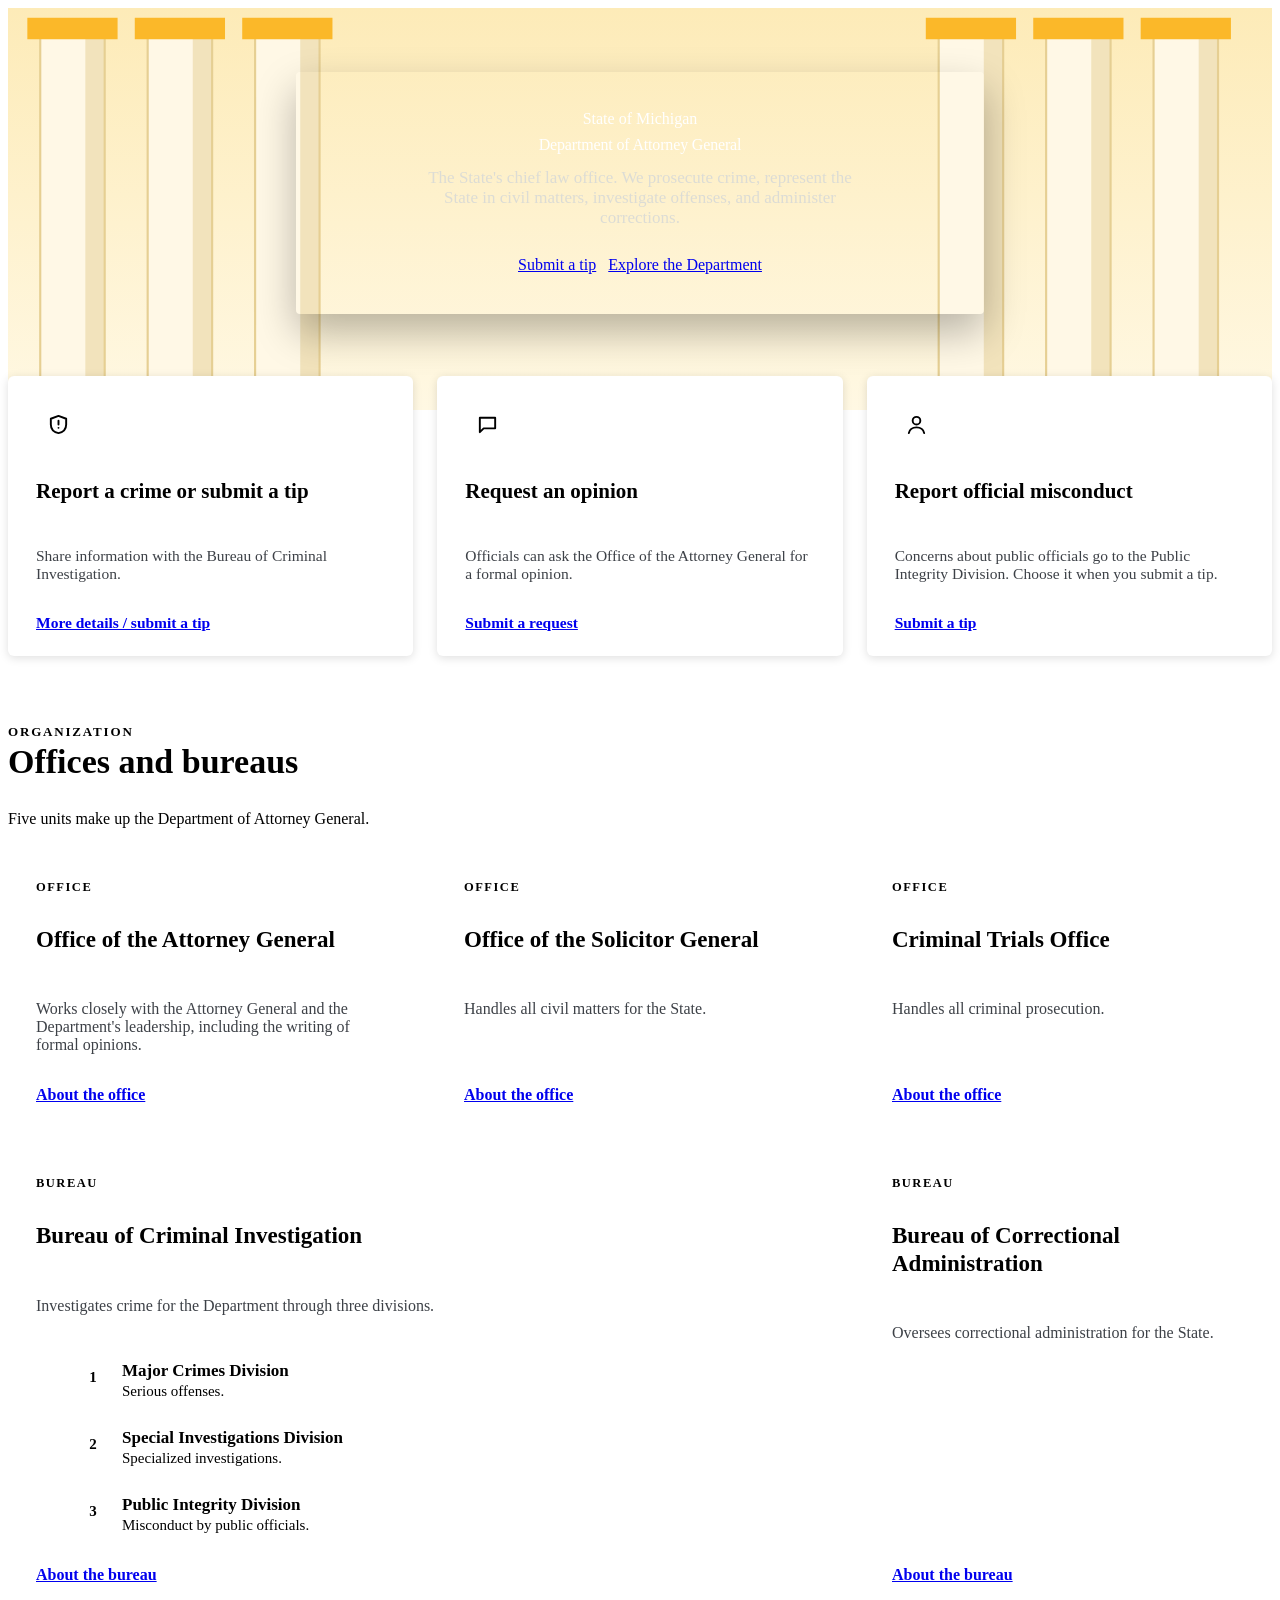
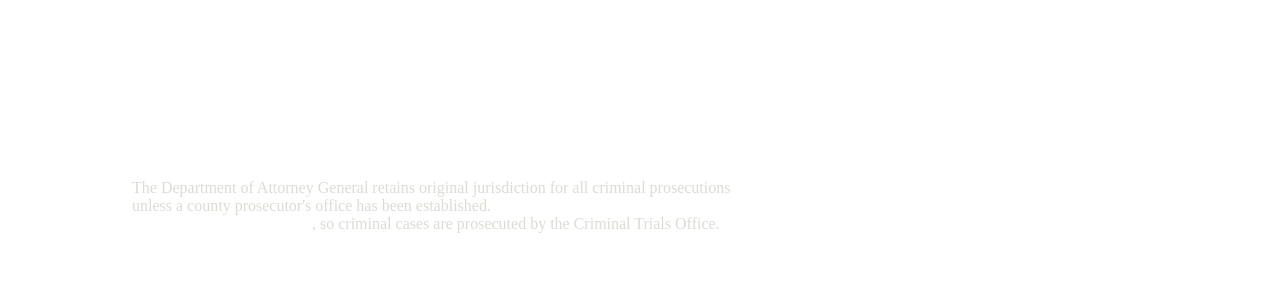
<file: index.html>
<!DOCTYPE html>
<html lang="en">
<head>
<meta charset="UTF-8">
<meta name="viewport" content="width=device-width, initial-scale=1.0">
<title>Department of Attorney General | State of Michigan</title>
<link rel="icon" type="image/png" href="https://migovt.org/ag/images/favicon.png">
<link href="https://fonts.googleapis.com/css2?family=Public+Sans:wght@400;500;600;700;800&family=Source+Serif+4:wght@600;700&display=swap" rel="stylesheet">
<link rel="stylesheet" href="https://migovt.org/ag/shared.css">
<style>
/* Home page only */
.hero{background:var(--char);color:#fff;border-bottom:5px solid var(--gold);position:relative;overflow:hidden}
.hero::before{content:"";position:absolute;right:-140px;top:-160px;width:560px;height:560px;border-radius:50%;border:80px solid rgba(251,184,41,.07)}
.hero-in{position:relative;padding:64px 0 70px;max-width:820px}
.hero h1{font-family:var(--head);font-size:52px;line-height:1.08;margin:10px 0 16px;letter-spacing:-.01em}
.hero p{color:#d9d9d2;font-size:19px;max-width:640px}
.hero-actions{display:flex;gap:12px;flex-wrap:wrap;margin-top:28px}
.cards{display:grid;grid-template-columns:repeat(3,1fr);gap:24px;margin-top:-34px;position:relative}
.hc{background:#fff;border-radius:6px;box-shadow:0 2px 10px rgba(0,0,0,.13);padding:26px 28px 24px;display:flex;flex-direction:column;gap:6px}
.hc .ic{width:44px;height:44px;border-radius:50%;background:var(--gold);color:var(--black);display:flex;align-items:center;justify-content:center;margin-bottom:6px}
.hc .ic svg{width:23px;height:23px}
.hc h3{font-family:var(--head);font-size:21px;color:var(--navy);line-height:1.2}
.hc p{font-size:15.5px;color:#3d4147}
.hc a{margin-top:auto;padding-top:10px;font-weight:700;font-size:15.5px}
section.blk{padding:68px 0 0}
.kicker{font-size:13px;font-weight:700;letter-spacing:.14em;text-transform:uppercase;color:var(--gold-d)}
.sec-h{margin-bottom:26px;max-width:720px}
.sec-h h2{font-family:var(--head);font-size:34px;color:var(--navy);line-height:1.15;margin-top:2px}
.sec-h p{color:var(--muted);margin-top:8px}
.org{display:grid;grid-template-columns:repeat(3,1fr);gap:20px}
.unit{background:#fff;border:1px solid var(--line);border-top:5px solid var(--navy);border-radius:4px;padding:26px 28px;display:flex;flex-direction:column;gap:8px}
.unit .tg{font-size:12.5px;font-weight:700;letter-spacing:.12em;text-transform:uppercase;color:var(--muted)}
.unit h3{font-family:var(--head);font-size:23px;color:var(--navy);line-height:1.2}
.unit p{font-size:16px;color:#3d4147}
.unit .more{margin-top:auto;padding-top:8px;font-weight:700}
.unit.wide{grid-column:span 2;border-top-color:var(--gold)}
.divs{list-style:none;margin-top:8px;border-top:1px solid var(--line)}
.divs li{display:grid;grid-template-columns:34px 1fr;gap:2px 12px;padding:14px 0;border-bottom:1px solid var(--line)}
.divs li:last-child{border-bottom:0;padding-bottom:0}
.divs .n{grid-row:span 2;width:34px;height:34px;border-radius:50%;background:var(--navy);color:var(--gold);font-weight:700;display:flex;align-items:center;justify-content:center;font-size:15px}
.divs b{font-size:17px;color:var(--ink)}
.divs span{font-size:15px;color:var(--muted)}
.callout{display:grid;grid-template-columns:auto 1fr;gap:26px;align-items:center;background:var(--char);color:#fff;border-radius:6px;border-left:8px solid var(--gold);padding:34px 38px}
.callout .ic{width:60px;height:60px;color:var(--gold)}
.callout h2{font-family:var(--head);font-size:26px;margin-bottom:6px}
.callout p{color:#dcdcd5;max-width:78ch}
.callout p strong{color:#fff}
@media(max-width:1020px){
  .cards,.org{grid-template-columns:1fr 1fr}
  .unit.wide{grid-column:span 2}
}
@media(max-width:640px){
  .hero h1{font-size:36px}
  .hero p{font-size:17px}
  .hero-in{padding:44px 0 60px}
  .unit.wide{grid-column:auto}
  .callout{grid-template-columns:1fr;padding:28px 24px}
  .sec-h h2{font-size:28px}
}
.hero.fh{background:linear-gradient(180deg,#fdebb8,#fff8e3);color:var(--ink);border-bottom:5px solid var(--gold)}
.hero.fh:before{display:none}
.fh .cols{position:absolute;top:0;bottom:0;width:34%;height:100%}
.fh .cols.l{left:0}
.fh .cols.r{right:0}
.fh-in{position:relative;padding:64px 0 96px;display:flex;justify-content:center}
.plaque{background:var(--char);color:#fff;text-align:center;padding:38px 44px 40px;border:3px solid var(--gold);border-radius:4px;width:min(600px,100%);box-shadow:0 18px 40px rgba(0,0,0,.28)}
.plaque h1{font:700 44px/1.08 var(--head);margin:8px 0 14px;letter-spacing:-.01em}
.plaque p{color:#dcdcd5;font-size:17px;margin:0 auto;max-width:460px}
.plaque .hero-actions{justify-content:center}
@media(max-width:900px){
  .fh .cols{opacity:.45}
  .plaque{padding:30px 24px 32px}
  .plaque h1{font-size:34px}
}
</style>
</head>
<body>
<script src="https://migovt.org/ag/partials.js" data-part="header"></script>

<section class="hero fh">
  <svg class="cols l" viewBox="0 0 400 400" preserveAspectRatio="xMinYMid slice" aria-hidden="true"><rect x="30" y="40" width="60" height="320" fill="#fff8e6" stroke="#e6cf93" stroke-width="2"/><rect x="72" y="40" width="18" height="320" fill="#e6cf93" opacity=".5"/><rect x="18" y="22" width="84" height="20" fill="#fbb829"/><rect x="18" y="358" width="84" height="16" fill="#e6bf52"/><rect x="130" y="40" width="60" height="320" fill="#fff8e6" stroke="#e6cf93" stroke-width="2"/><rect x="172" y="40" width="18" height="320" fill="#e6cf93" opacity=".5"/><rect x="118" y="22" width="84" height="20" fill="#fbb829"/><rect x="118" y="358" width="84" height="16" fill="#e6bf52"/><rect x="230" y="40" width="60" height="320" fill="#fff8e6" stroke="#e6cf93" stroke-width="2"/><rect x="272" y="40" width="18" height="320" fill="#e6cf93" opacity=".5"/><rect x="218" y="22" width="84" height="20" fill="#fbb829"/><rect x="218" y="358" width="84" height="16" fill="#e6bf52"/></svg><svg class="cols r" viewBox="0 0 400 400" preserveAspectRatio="xMaxYMid slice" aria-hidden="true"><rect x="90" y="40" width="60" height="320" fill="#fff8e6" stroke="#e6cf93" stroke-width="2"/><rect x="132" y="40" width="18" height="320" fill="#e6cf93" opacity=".5"/><rect x="78" y="22" width="84" height="20" fill="#fbb829"/><rect x="78" y="358" width="84" height="16" fill="#e6bf52"/><rect x="190" y="40" width="60" height="320" fill="#fff8e6" stroke="#e6cf93" stroke-width="2"/><rect x="232" y="40" width="18" height="320" fill="#e6cf93" opacity=".5"/><rect x="178" y="22" width="84" height="20" fill="#fbb829"/><rect x="178" y="358" width="84" height="16" fill="#e6bf52"/><rect x="290" y="40" width="60" height="320" fill="#fff8e6" stroke="#e6cf93" stroke-width="2"/><rect x="332" y="40" width="18" height="320" fill="#e6cf93" opacity=".5"/><rect x="278" y="22" width="84" height="20" fill="#fbb829"/><rect x="278" y="358" width="84" height="16" fill="#e6bf52"/></svg>
  <div class="wrap">
    <div class="fh-in">
      <div class="plaque">
        <div class="eyebrow">State of Michigan</div>
        <h1>Department of Attorney General</h1>
        <p>The State's chief law office. We prosecute crime, represent the State in civil matters, investigate offenses, and administer corrections.</p>
        <div class="hero-actions"><a class="btn" href="https://migovt.org/ag/tips/">Submit a tip</a><a class="btn ghost" href="https://migovt.org/ag/#offices">Explore the Department</a></div>
      </div>
    </div>
  </div>
</section>

<main>
<div class="wrap">

  <div class="cards">
    <div class="hc"><span class="ic"><svg viewBox="0 0 24 24" fill="none" stroke="currentColor" stroke-width="2" stroke-linecap="round" stroke-linejoin="round"><path d="M12 3 4 6v6c0 5 3.4 8 8 9 4.6-1 8-4 8-9V6z"/><path d="M12 8v4M12 15.5v.01"/></svg></span>
      <h3>Report a crime or submit a tip</h3><p>Share information with the Bureau of Criminal Investigation.</p><a href="https://migovt.org/ag/tips/">More details / submit a tip</a></div>
    <div class="hc"><span class="ic"><svg viewBox="0 0 24 24" fill="none" stroke="currentColor" stroke-width="2" stroke-linecap="round" stroke-linejoin="round"><path d="M4 5h16v11H8l-4 4z"/></svg></span>
      <h3>Request an opinion</h3><p>Officials can ask the Office of the Attorney General for a formal opinion.</p><a href="https://migovt.org/ag/legal/opinions/">Submit a request</a></div>
    <div class="hc"><span class="ic"><svg viewBox="0 0 24 24" fill="none" stroke="currentColor" stroke-width="2" stroke-linecap="round" stroke-linejoin="round"><circle cx="12" cy="8" r="4"/><path d="M4 21c.8-4 4-6 8-6s7.2 2 8 6"/></svg></span>
      <h3>Report official misconduct</h3><p>Concerns about public officials go to the Public Integrity Division. Choose it when you submit a tip.</p><a href="https://migovt.org/ag/tips/">Submit a tip</a></div>
  </div>

  <section class="blk" id="offices">
    <div class="sec-h"><div class="kicker">Organization</div><h2>Offices and bureaus</h2>
      <p>Five units make up the Department of Attorney General.</p></div>
    <div class="org">
      <div class="unit"><span class="tg">Office</span><h3>Office of the Attorney General</h3>
        <p>Works closely with the Attorney General and the Department's leadership, including the writing of formal opinions.</p>
        <a class="more" href="https://migovt.org/ag/about/">About the office</a></div>
      <div class="unit"><span class="tg">Office</span><h3>Office of the Solicitor General</h3>
        <p>Handles all civil matters for the State.</p>
        <a class="more" href="https://migovt.org/ag/legal/litigation/">About the office</a></div>
      <div class="unit"><span class="tg">Office</span><h3>Criminal Trials Office</h3>
        <p>Handles all criminal prosecution.</p>
        <a class="more" href="https://migovt.org/ag/criminal/">About the office</a></div>
      <div class="unit wide"><span class="tg">Bureau</span><h3>Bureau of Criminal Investigation</h3>
        <p>Investigates crime for the Department through three divisions.</p>
        <ul class="divs">
          <li><span class="n">1</span><b>Major Crimes Division</b><span>Serious offenses.</span></li>
          <li><span class="n">2</span><b>Special Investigations Division</b><span>Specialized investigations.</span></li>
          <li><span class="n">3</span><b>Public Integrity Division</b><span>Misconduct by public officials.</span></li>
        </ul>
        <a class="more" href="https://migovt.org/ag/criminal/investigations/">About the bureau</a></div>
      <div class="unit"><span class="tg">Bureau</span><h3>Bureau of Correctional Administration</h3>
        <p>Oversees correctional administration for the State.</p>
        <a class="more" href="https://migovt.org/ag/corrections/">About the bureau</a></div>
    </div>
  </section>

  <section class="blk">
    <div class="callout">
      <svg class="ic" viewBox="0 0 24 24" fill="none" stroke="currentColor" stroke-width="1.8" stroke-linecap="round" stroke-linejoin="round" aria-hidden="true"><path d="M13.5 5.5l5 5-3 3-5-5zM12 12 4.5 19.5M3 21.5h9M16 3.5l4.5 4.5"/></svg>
      <div>
        <h2>Original jurisdiction over criminal prosecutions</h2>
        <p>The Department of Attorney General retains original jurisdiction for all criminal prosecutions unless a county prosecutor's office has been established. <strong>As of now, no county prosecutor's office has been established</strong>, so criminal cases are prosecuted by the Criminal Trials Office.</p>
      </div>
    </div>
  </section>
</div>
</main>

<script src="https://migovt.org/ag/partials.js" data-part="footer"></script>
</body>
</html>
</file>
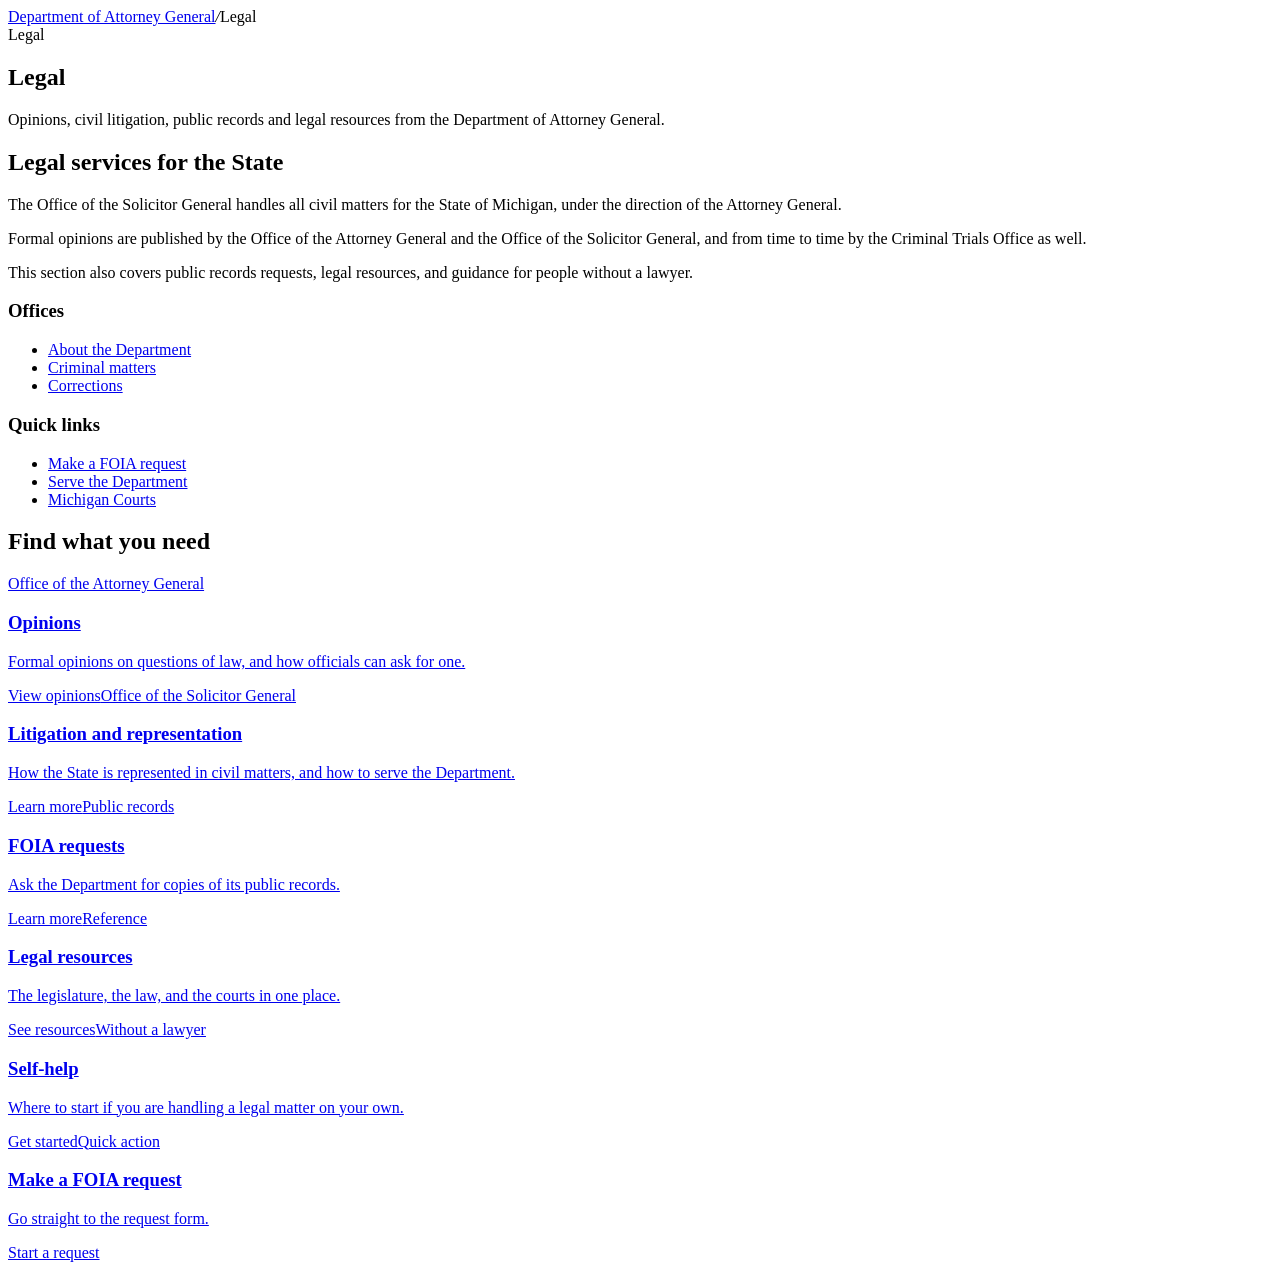
<file: legal/index.html>
<!DOCTYPE html>
<html lang="en">
<head>
<meta charset="UTF-8">
<meta name="viewport" content="width=device-width, initial-scale=1.0">
<title>Legal | Department of Attorney General</title>
<link rel="icon" type="image/png" href="https://migovt.org/ag/images/favicon.png">
<link href="https://fonts.googleapis.com/css2?family=Public+Sans:wght@400;500;600;700;800&family=Source+Serif+4:wght@600;700&display=swap" rel="stylesheet">
<link rel="stylesheet" href="https://migovt.org/ag/shared.css">
</head>
<body>
<script src="https://migovt.org/ag/partials.js" data-part="header"></script>

<main id="main">
<section class="ph"><div class="wrap"><div class="ph-in">
  <div class="crumb"><a href="https://migovt.org/ag/">Department of Attorney General</a><i>/</i>Legal</div>
  <div class="eyebrow">Legal</div>
  <h1>Legal</h1>
  <p class="lead">Opinions, civil litigation, public records and legal resources from the Department of Attorney General.</p>
</div></div></section>
<div class="wrap"><div class="body">
<div class="two">
  <div class="card"><h2>Legal services for the State</h2>
    <p>The Office of the Solicitor General handles all civil matters for the State of Michigan, under the direction of the Attorney General.</p>
    <p>Formal opinions are published by the Office of the Attorney General and the Office of the Solicitor General, and from time to time by the Criminal Trials Office as well.</p>
    <p>This section also covers public records requests, legal resources, and guidance for people without a lawyer.</p></div>
  <aside class="side"><div class="box"><div class="stripe"></div><h3>Offices</h3><ul><li><a href="https://migovt.org/ag/about/">About the Department</a></li><li><a href="https://migovt.org/ag/criminal/">Criminal matters</a></li><li><a href="https://migovt.org/ag/corrections/">Corrections</a></li></ul></div><div class="box"><h3>Quick links</h3><ul><li><a href="https://migovt.org/ag/legal/foia/request/">Make a FOIA request</a></li><li><a href="https://migovt.org/ag/legal/litigation/#service">Serve the Department</a></li><li><a href="https://migovt.org/courts/">Michigan Courts</a></li></ul></div></aside>
</div>
<section class="sec"><h2>Find what you need</h2><div class="tiles"><a class="tile" href="https://migovt.org/ag/legal/opinions/"><span class="tg">Office of the Attorney General</span><h3>Opinions</h3><p>Formal opinions on questions of law, and how officials can ask for one.</p><span class="go">View opinions</span></a><a class="tile" href="https://migovt.org/ag/legal/litigation/"><span class="tg">Office of the Solicitor General</span><h3>Litigation and representation</h3><p>How the State is represented in civil matters, and how to serve the Department.</p><span class="go">Learn more</span></a><a class="tile" href="https://migovt.org/ag/legal/foia/"><span class="tg">Public records</span><h3>FOIA requests</h3><p>Ask the Department for copies of its public records.</p><span class="go">Learn more</span></a><a class="tile" href="https://migovt.org/ag/legal/resources/"><span class="tg">Reference</span><h3>Legal resources</h3><p>The legislature, the law, and the courts in one place.</p><span class="go">See resources</span></a><a class="tile" href="https://migovt.org/ag/legal/self-help/"><span class="tg">Without a lawyer</span><h3>Self-help</h3><p>Where to start if you are handling a legal matter on your own.</p><span class="go">Get started</span></a><a class="tile" href="https://migovt.org/ag/legal/foia/request/"><span class="tg">Quick action</span><h3>Make a FOIA request</h3><p>Go straight to the request form.</p><span class="go">Start a request</span></a></div></section>
</div></div>
</main>

<script src="https://migovt.org/ag/partials.js" data-part="footer"></script>
</body>
</html>
</file>
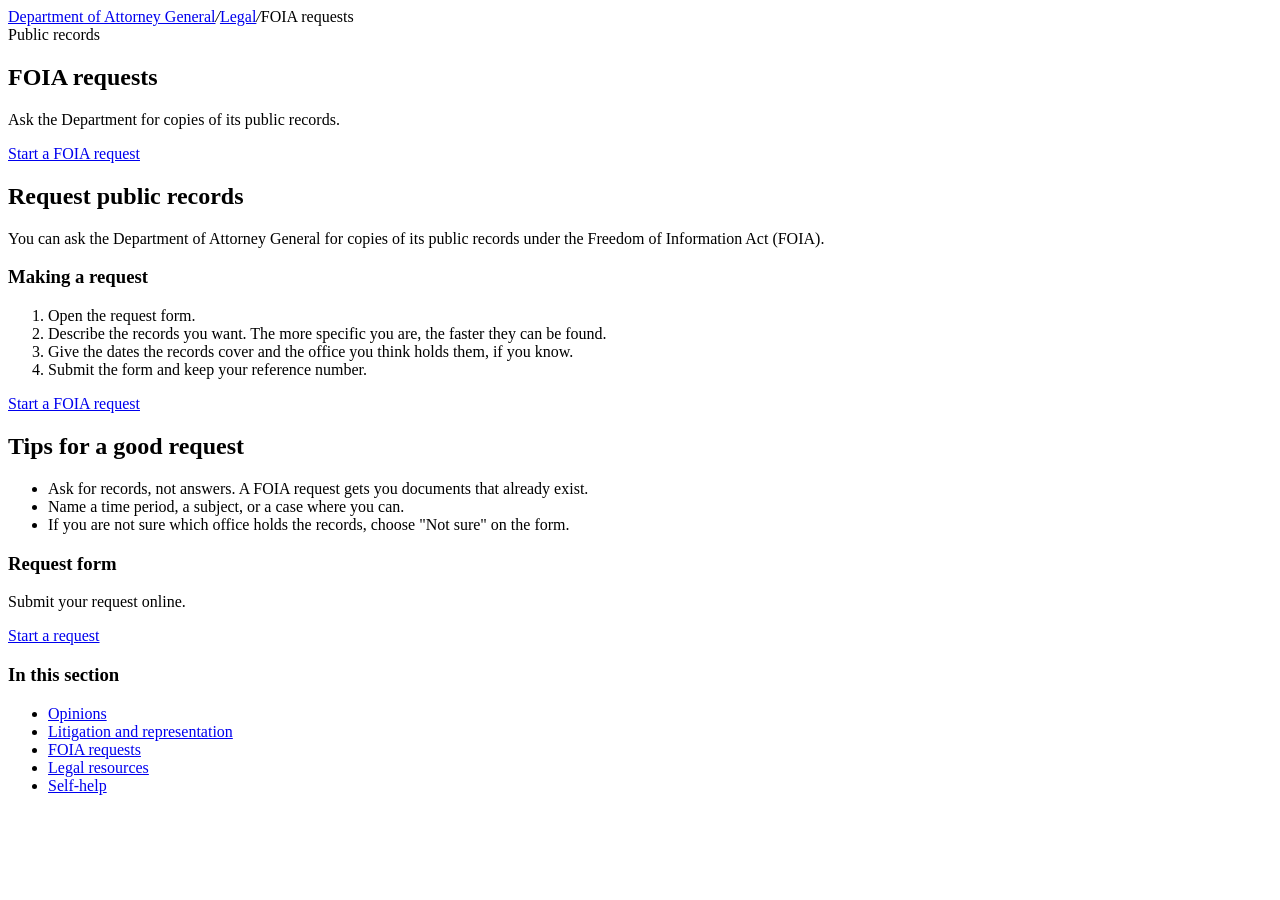
<file: legal/foia/index.html>
<!DOCTYPE html>
<html lang="en">
<head>
<meta charset="UTF-8">
<meta name="viewport" content="width=device-width, initial-scale=1.0">
<title>FOIA Requests | Department of Attorney General</title>
<link rel="icon" type="image/png" href="https://migovt.org/ag/images/favicon.png">
<link href="https://fonts.googleapis.com/css2?family=Public+Sans:wght@400;500;600;700;800&family=Source+Serif+4:wght@600;700&display=swap" rel="stylesheet">
<link rel="stylesheet" href="https://migovt.org/ag/shared.css">
</head>
<body>
<script src="https://migovt.org/ag/partials.js" data-part="header"></script>

<main id="main">
<section class="ph"><div class="wrap"><div class="ph-in">
  <div class="crumb"><a href="https://migovt.org/ag/">Department of Attorney General</a><i>/</i><a href="https://migovt.org/ag/legal/">Legal</a><i>/</i>FOIA requests</div>
  <div class="eyebrow">Public records</div>
  <h1>FOIA requests</h1>
  <p class="lead">Ask the Department for copies of its public records.</p>
  <div class="acts"><a class="btn" href="https://migovt.org/ag/legal/foia/request/">Start a FOIA request</a></div>
</div></div></section>
<div class="wrap"><div class="body">
<div class="two"><div>
 <div class="card"><h2>Request public records</h2>
  <p>You can ask the Department of Attorney General for copies of its public records under the Freedom of Information Act (FOIA).</p>
  <h3>Making a request</h3>
  <ol class="pl"><li>Open the request form.</li><li>Describe the records you want. The more specific you are, the faster they can be found.</li><li>Give the dates the records cover and the office you think holds them, if you know.</li><li>Submit the form and keep your reference number.</li></ol>
  <p><a class="btn" href="https://migovt.org/ag/legal/foia/request/">Start a FOIA request</a></p></div>
 <div class="card"><h2>Tips for a good request</h2>
  <ul class="pl"><li>Ask for records, not answers. A FOIA request gets you documents that already exist.</li><li>Name a time period, a subject, or a case where you can.</li><li>If you are not sure which office holds the records, choose "Not sure" on the form.</li></ul></div>
 </div>
 <aside class="side"><div class="box"><div class="stripe"></div><h3>Request form</h3><p>Submit your request online.</p><a class="btn" href="https://migovt.org/ag/legal/foia/request/">Start a request</a></div><div class="box"><h3>In this section</h3><ul><li><a href="https://migovt.org/ag/legal/opinions/">Opinions</a></li><li><a href="https://migovt.org/ag/legal/litigation/">Litigation and representation</a></li><li><a href="https://migovt.org/ag/legal/foia/">FOIA requests</a></li><li><a href="https://migovt.org/ag/legal/resources/">Legal resources</a></li><li><a href="https://migovt.org/ag/legal/self-help/">Self-help</a></li></ul></div></aside></div>
</div></div>
</main>

<script src="https://migovt.org/ag/partials.js" data-part="footer"></script>
</body>
</html>
</file>
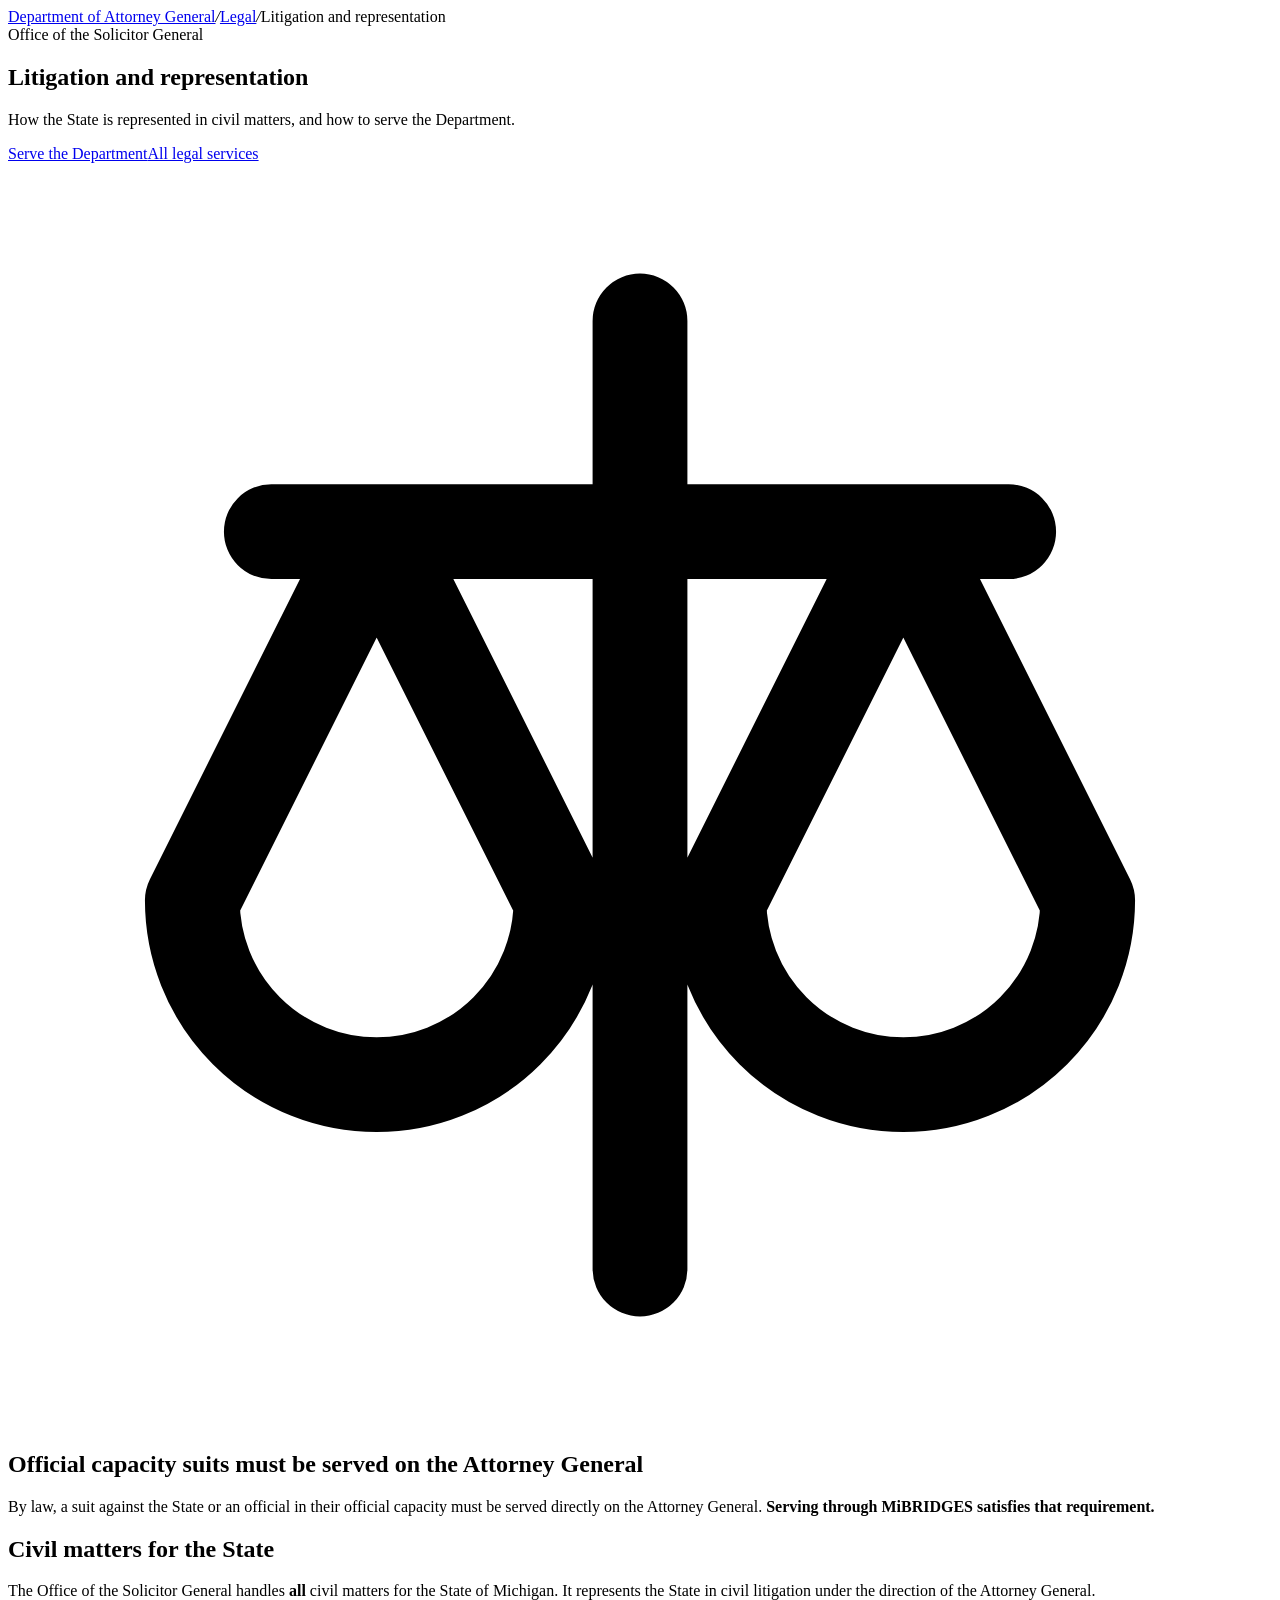
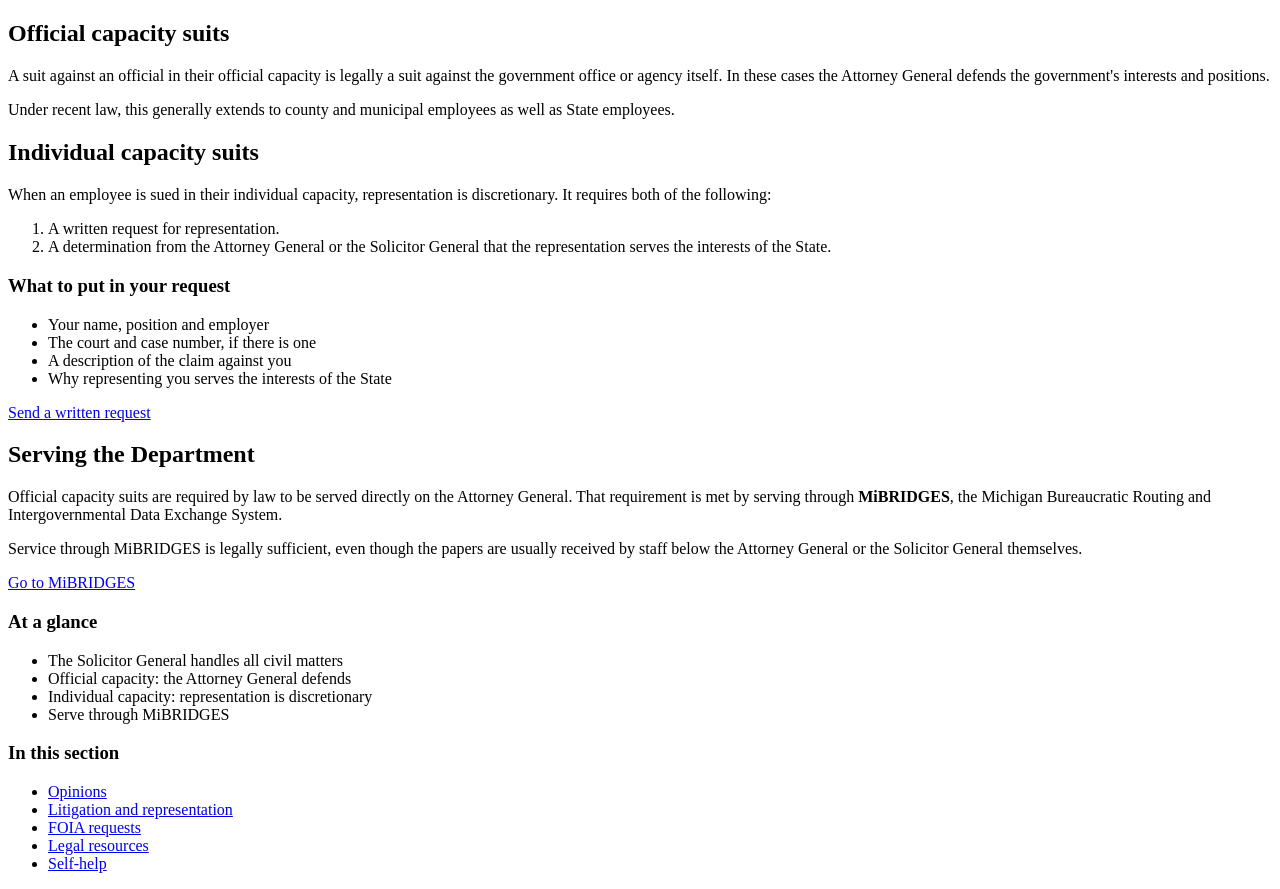
<file: legal/litigation/index.html>
<!DOCTYPE html>
<html lang="en">
<head>
<meta charset="UTF-8">
<meta name="viewport" content="width=device-width, initial-scale=1.0">
<title>Litigation and Representation | Department of Attorney General</title>
<link rel="icon" type="image/png" href="https://migovt.org/ag/images/favicon.png">
<link href="https://fonts.googleapis.com/css2?family=Public+Sans:wght@400;500;600;700;800&family=Source+Serif+4:wght@600;700&display=swap" rel="stylesheet">
<link rel="stylesheet" href="https://migovt.org/ag/shared.css">
</head>
<body>
<script src="https://migovt.org/ag/partials.js" data-part="header"></script>

<main id="main">
<section class="ph"><div class="wrap"><div class="ph-in">
  <div class="crumb"><a href="https://migovt.org/ag/">Department of Attorney General</a><i>/</i><a href="https://migovt.org/ag/legal/">Legal</a><i>/</i>Litigation and representation</div>
  <div class="eyebrow">Office of the Solicitor General</div>
  <h1>Litigation and representation</h1>
  <p class="lead">How the State is represented in civil matters, and how to serve the Department.</p>
  <div class="acts"><a class="btn" href="#service">Serve the Department</a><a class="btn ghost" href="https://migovt.org/ag/legal/">All legal services</a></div>
</div></div></section>
<div class="wrap"><div class="body">
<div class="two"><div>
 <div class="callout"><svg viewBox="0 0 24 24" fill="none" stroke="currentColor" stroke-width="1.8" stroke-linecap="round" stroke-linejoin="round" aria-hidden="true"><path d="M12 3v18M5 7h14M7 7l-3.5 7a3.5 3.5 0 0 0 7 0zM17 7l-3.5 7a3.5 3.5 0 0 0 7 0z"/></svg><div><h2>Official capacity suits must be served on the Attorney General</h2><p>By law, a suit against the State or an official in their official capacity must be served directly on the Attorney General. <strong>Serving through MiBRIDGES satisfies that requirement.</strong></p></div></div>
 <div class="card"><h2>Civil matters for the State</h2>
  <p>The Office of the Solicitor General handles <strong>all</strong> civil matters for the State of Michigan. It represents the State in civil litigation under the direction of the Attorney General.</p></div>
 <div class="card"><h2>Official capacity suits</h2>
  <p>A suit against an official in their official capacity is legally a suit against the government office or agency itself. In these cases the Attorney General defends the government's interests and positions.</p>
  <p>Under recent law, this generally extends to county and municipal employees as well as State employees.</p></div>
 <div class="card"><h2>Individual capacity suits</h2>
  <p>When an employee is sued in their individual capacity, representation is discretionary. It requires both of the following:</p>
  <ol class="pl"><li>A written request for representation.</li><li>A determination from the Attorney General or the Solicitor General that the representation serves the interests of the State.</li></ol>
  <h3>What to put in your request</h3>
  <ul class="pl"><li>Your name, position and employer</li><li>The court and case number, if there is one</li><li>A description of the claim against you</li><li>Why representing you serves the interests of the State</li></ul>
  <p><a class="btn" href="https://migovt.org/ag/contact/">Send a written request</a></p></div>
 <div class="card" id="service"><h2>Serving the Department</h2>
  <p>Official capacity suits are required by law to be served directly on the Attorney General. That requirement is met by serving through <strong>MiBRIDGES</strong>, the Michigan Bureaucratic Routing and Intergovernmental Data Exchange System.</p>
  <p>Service through MiBRIDGES is legally sufficient, even though the papers are usually received by staff below the Attorney General or the Solicitor General themselves.</p>
  <p><a class="btn" href="https://migovt.org/mibridges/">Go to MiBRIDGES</a></p></div>
 </div>
 <aside class="side"><div class="box"><div class="stripe"></div><h3>At a glance</h3><ul><li>The Solicitor General handles all civil matters</li><li>Official capacity: the Attorney General defends</li><li>Individual capacity: representation is discretionary</li><li>Serve through MiBRIDGES</li></ul></div><div class="box"><h3>In this section</h3><ul><li><a href="https://migovt.org/ag/legal/opinions/">Opinions</a></li><li><a href="https://migovt.org/ag/legal/litigation/">Litigation and representation</a></li><li><a href="https://migovt.org/ag/legal/foia/">FOIA requests</a></li><li><a href="https://migovt.org/ag/legal/resources/">Legal resources</a></li><li><a href="https://migovt.org/ag/legal/self-help/">Self-help</a></li></ul></div></aside></div>
</div></div>
</main>

<script src="https://migovt.org/ag/partials.js" data-part="footer"></script>
</body>
</html>
</file>
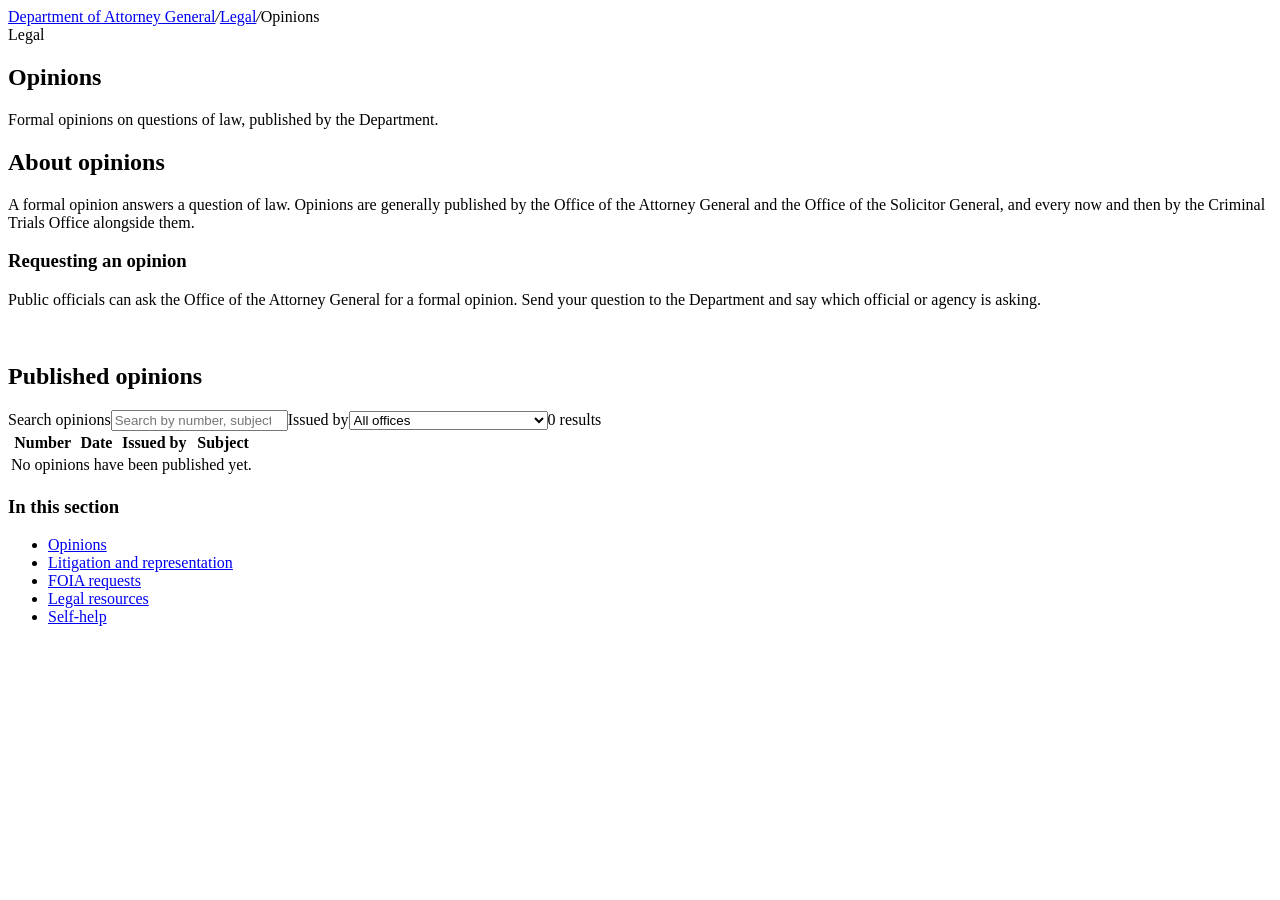
<file: legal/opinions/index.html>
<!DOCTYPE html>
<html lang="en">
<head>
<meta charset="UTF-8">
<meta name="viewport" content="width=device-width, initial-scale=1.0">
<title>Opinions | Department of Attorney General</title>
<link rel="icon" type="image/png" href="https://migovt.org/ag/images/favicon.png">
<link href="https://fonts.googleapis.com/css2?family=Public+Sans:wght@400;500;600;700;800&family=Source+Serif+4:wght@600;700&display=swap" rel="stylesheet">
<link rel="stylesheet" href="https://migovt.org/ag/shared.css">
</head>
<body>
<script src="https://migovt.org/ag/partials.js" data-part="header"></script>

<main id="main">
<section class="ph"><div class="wrap"><div class="ph-in">
  <div class="crumb"><a href="https://migovt.org/ag/">Department of Attorney General</a><i>/</i><a href="https://migovt.org/ag/legal/">Legal</a><i>/</i>Opinions</div>
  <div class="eyebrow">Legal</div>
  <h1>Opinions</h1>
  <p class="lead">Formal opinions on questions of law, published by the Department.</p>
</div></div></section>
<div class="wrap"><div class="body">
<div class="two"><div>
 <div class="card"><h2>About opinions</h2>
  <p>A formal opinion answers a question of law. Opinions are generally published by the Office of the Attorney General and the Office of the Solicitor General, and every now and then by the Criminal Trials Office alongside them.</p>
  <h3>Requesting an opinion</h3>
  <p>Public officials can ask the Office of the Attorney General for a formal opinion. Send your question to the Department and say which official or agency is asking.</p>
  <p><a class="btn k" href="https://migovt.org/ag/contact/" style="background:var(--black);border-color:var(--black);color:#fff">Contact the Department</a></p></div>
 <div class="card"><h2>Published opinions</h2>
  <div class="tools"><label class="vh" for="q">Search opinions</label><input id="q" type="search" placeholder="Search by number, subject or requester"><label class="vh" for="by">Issued by</label><select id="by"><option value="">All offices</option><option>Office of the Attorney General</option><option>Office of the Solicitor General</option><option>Criminal Trials Office</option></select><span class="count" id="count"></span></div>
  <div class="tblwrap"><table class="tbl"><thead><tr><th scope="col">Number</th><th scope="col">Date</th><th scope="col">Issued by</th><th scope="col">Subject</th></tr></thead><tbody id="rows"></tbody></table></div></div>
 </div>
 <aside class="side"><div class="box"><div class="stripe"></div><h3>In this section</h3><ul><li><a href="https://migovt.org/ag/legal/opinions/">Opinions</a></li><li><a href="https://migovt.org/ag/legal/litigation/">Litigation and representation</a></li><li><a href="https://migovt.org/ag/legal/foia/">FOIA requests</a></li><li><a href="https://migovt.org/ag/legal/resources/">Legal resources</a></li><li><a href="https://migovt.org/ag/legal/self-help/">Self-help</a></li></ul></div></aside></div>
</div></div>
</main>

<script src="https://migovt.org/ag/partials.js" data-part="footer"></script>
<script>
const OPINIONS=[]; // Example: {number:"2026-001", date:"2026-11-18", by:"Office of the Attorney General", requester:"[Official]", subject:"[Question]", url:"https://migovt.org/ag/legal/opinions/2026-001/"}
const q=document.getElementById('q'),by=document.getElementById('by'),rows=document.getElementById('rows'),count=document.getElementById('count');
function esc(s){return String(s==null?'':s).replace(/[&<>"]/g,function(c){return{'&':'&amp;','<':'&lt;','>':'&gt;','"':'&quot;'}[c]})}
function render(){
  var t=q.value.trim().toLowerCase();
  var list=OPINIONS.filter(function(o){return(!by.value||o.by===by.value)&&(!t||[o.number,o.subject,o.requester,o.date].join(' ').toLowerCase().indexOf(t)>-1)});
  count.textContent=list.length+(list.length===1?' result':' results');
  if(!list.length){rows.innerHTML='<tr><td colspan="4" class="empty">'+(OPINIONS.length?'Nothing matches your search.':'No opinions have been published yet.')+'</td></tr>';return}
  rows.innerHTML=list.map(function(o){return'<tr><td>'+esc(o.number)+'</td><td>'+esc(o.date)+'</td><td>'+esc(o.by)+'</td><td>'+(o.url?'<a href="'+esc(o.url)+'">'+esc(o.subject)+'</a>':esc(o.subject))+'</td></tr>'}).join('');
}
q.addEventListener('input',render);by.addEventListener('change',render);render();
</script>
</body>
</html>
</file>
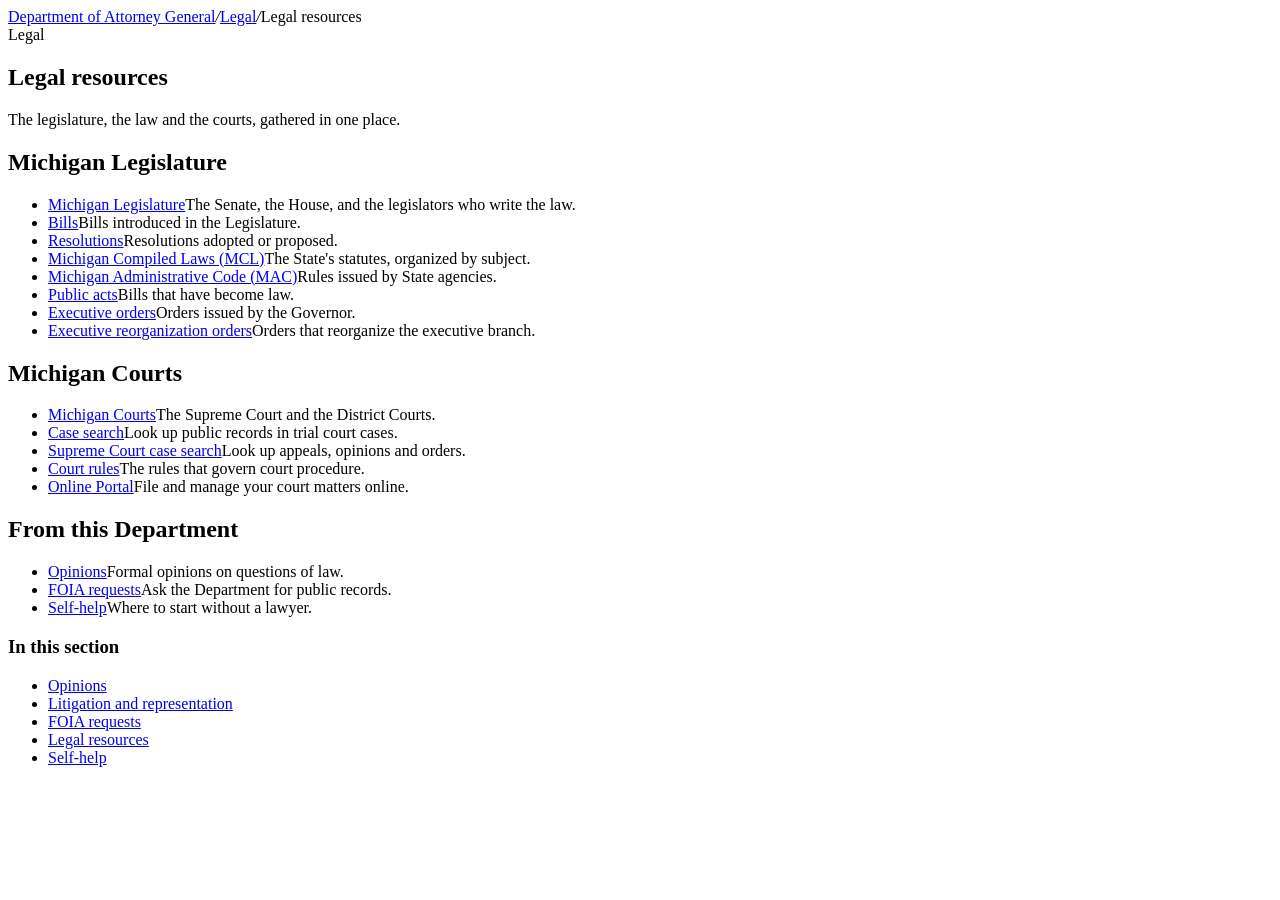
<file: legal/resources/index.html>
<!DOCTYPE html>
<html lang="en">
<head>
<meta charset="UTF-8">
<meta name="viewport" content="width=device-width, initial-scale=1.0">
<title>Legal Resources | Department of Attorney General</title>
<link rel="icon" type="image/png" href="https://migovt.org/ag/images/favicon.png">
<link href="https://fonts.googleapis.com/css2?family=Public+Sans:wght@400;500;600;700;800&family=Source+Serif+4:wght@600;700&display=swap" rel="stylesheet">
<link rel="stylesheet" href="https://migovt.org/ag/shared.css">
</head>
<body>
<script src="https://migovt.org/ag/partials.js" data-part="header"></script>

<main id="main">
<section class="ph"><div class="wrap"><div class="ph-in">
  <div class="crumb"><a href="https://migovt.org/ag/">Department of Attorney General</a><i>/</i><a href="https://migovt.org/ag/legal/">Legal</a><i>/</i>Legal resources</div>
  <div class="eyebrow">Legal</div>
  <h1>Legal resources</h1>
  <p class="lead">The legislature, the law and the courts, gathered in one place.</p>
</div></div></section>
<div class="wrap"><div class="body">
<div class="two"><div>
 <div class="card"><h2>Michigan Legislature</h2><ul class="rlist"><li><a href="https://migovt.org/legislature/">Michigan Legislature</a><span>The Senate, the House, and the legislators who write the law.</span></li><li><a href="https://migovt.org/legislature/bills/">Bills</a><span>Bills introduced in the Legislature.</span></li><li><a href="https://migovt.org/legislature/resolutions/">Resolutions</a><span>Resolutions adopted or proposed.</span></li><li><a href="https://migovt.org/legislature/mcl/">Michigan Compiled Laws (MCL)</a><span>The State's statutes, organized by subject.</span></li><li><a href="https://migovt.org/legislature/mac/">Michigan Administrative Code (MAC)</a><span>Rules issued by State agencies.</span></li><li><a href="https://migovt.org/legislature/public-acts/">Public acts</a><span>Bills that have become law.</span></li><li><a href="https://migovt.org/legislature/executive-orders/">Executive orders</a><span>Orders issued by the Governor.</span></li><li><a href="https://migovt.org/legislature/executive-reorganization-orders/">Executive reorganization orders</a><span>Orders that reorganize the executive branch.</span></li></ul></div>
 <div class="card"><h2>Michigan Courts</h2><ul class="rlist"><li><a href="https://migovt.org/courts/">Michigan Courts</a><span>The Supreme Court and the District Courts.</span></li><li><a href="https://migovt.org/courts/case-search/">Case search</a><span>Look up public records in trial court cases.</span></li><li><a href="https://migovt.org/courts/supreme-court/case-search/">Supreme Court case search</a><span>Look up appeals, opinions and orders.</span></li><li><a href="https://migovt.org/courts/rules/">Court rules</a><span>The rules that govern court procedure.</span></li><li><a href="https://migovt.org/courts/online-services/portal/">Online Portal</a><span>File and manage your court matters online.</span></li></ul></div>
 <div class="card"><h2>From this Department</h2><ul class="rlist"><li><a href="https://migovt.org/ag/legal/opinions/">Opinions</a><span>Formal opinions on questions of law.</span></li><li><a href="https://migovt.org/ag/legal/foia/">FOIA requests</a><span>Ask the Department for public records.</span></li><li><a href="https://migovt.org/ag/legal/self-help/">Self-help</a><span>Where to start without a lawyer.</span></li></ul></div>
 </div>
 <aside class="side"><div class="box"><div class="stripe"></div><h3>In this section</h3><ul><li><a href="https://migovt.org/ag/legal/opinions/">Opinions</a></li><li><a href="https://migovt.org/ag/legal/litigation/">Litigation and representation</a></li><li><a href="https://migovt.org/ag/legal/foia/">FOIA requests</a></li><li><a href="https://migovt.org/ag/legal/resources/">Legal resources</a></li><li><a href="https://migovt.org/ag/legal/self-help/">Self-help</a></li></ul></div></aside></div>
</div></div>
</main>

<script src="https://migovt.org/ag/partials.js" data-part="footer"></script>
</body>
</html>
</file>
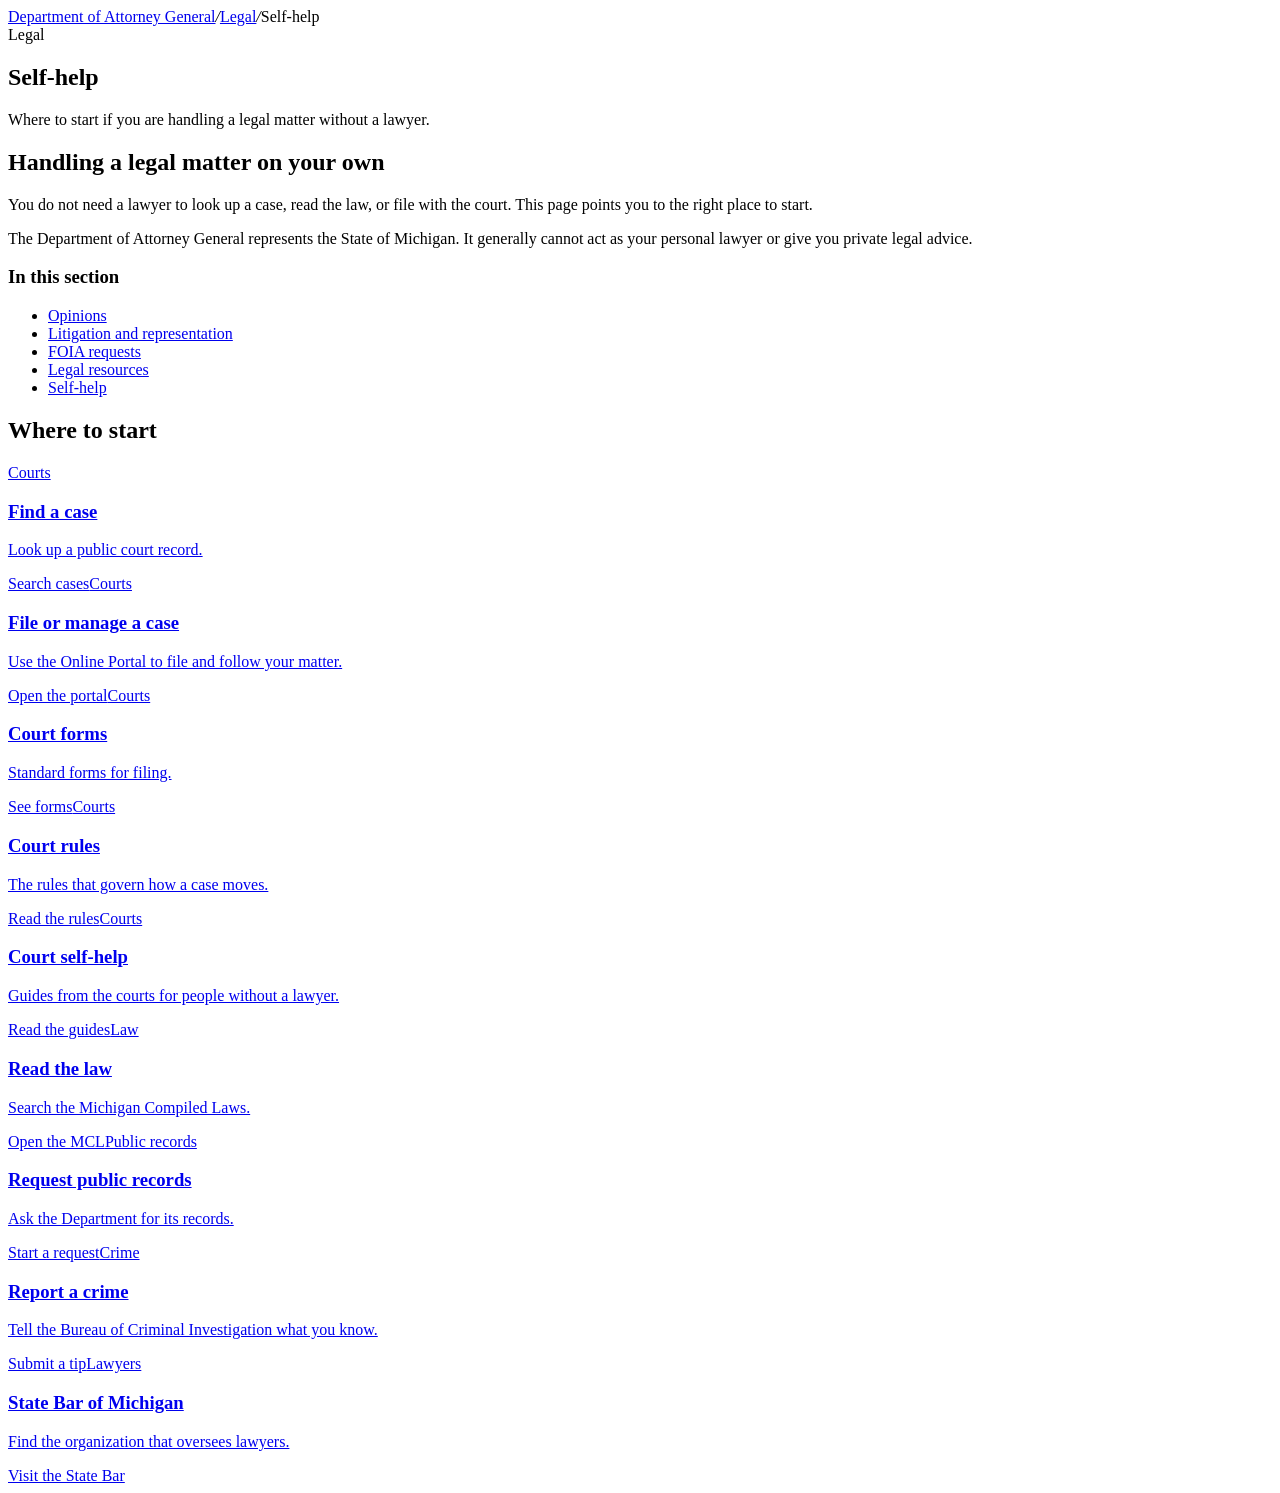
<file: legal/self-help/index.html>
<!DOCTYPE html>
<html lang="en">
<head>
<meta charset="UTF-8">
<meta name="viewport" content="width=device-width, initial-scale=1.0">
<title>Self-help | Department of Attorney General</title>
<link rel="icon" type="image/png" href="https://migovt.org/ag/images/favicon.png">
<link href="https://fonts.googleapis.com/css2?family=Public+Sans:wght@400;500;600;700;800&family=Source+Serif+4:wght@600;700&display=swap" rel="stylesheet">
<link rel="stylesheet" href="https://migovt.org/ag/shared.css">
</head>
<body>
<script src="https://migovt.org/ag/partials.js" data-part="header"></script>

<main id="main">
<section class="ph"><div class="wrap"><div class="ph-in">
  <div class="crumb"><a href="https://migovt.org/ag/">Department of Attorney General</a><i>/</i><a href="https://migovt.org/ag/legal/">Legal</a><i>/</i>Self-help</div>
  <div class="eyebrow">Legal</div>
  <h1>Self-help</h1>
  <p class="lead">Where to start if you are handling a legal matter without a lawyer.</p>
</div></div></section>
<div class="wrap"><div class="body">
<div class="two"><div class="card"><h2>Handling a legal matter on your own</h2>
  <p>You do not need a lawyer to look up a case, read the law, or file with the court. This page points you to the right place to start.</p>
  <p>The Department of Attorney General represents the State of Michigan. It generally cannot act as your personal lawyer or give you private legal advice.</p></div>
  <aside class="side"><div class="box"><div class="stripe"></div><h3>In this section</h3><ul><li><a href="https://migovt.org/ag/legal/opinions/">Opinions</a></li><li><a href="https://migovt.org/ag/legal/litigation/">Litigation and representation</a></li><li><a href="https://migovt.org/ag/legal/foia/">FOIA requests</a></li><li><a href="https://migovt.org/ag/legal/resources/">Legal resources</a></li><li><a href="https://migovt.org/ag/legal/self-help/">Self-help</a></li></ul></div></aside></div>
<section class="sec"><h2>Where to start</h2><div class="tiles"><a class="tile" href="https://migovt.org/courts/case-search/"><span class="tg">Courts</span><h3>Find a case</h3><p>Look up a public court record.</p><span class="go">Search cases</span></a><a class="tile" href="https://migovt.org/courts/online-services/portal/"><span class="tg">Courts</span><h3>File or manage a case</h3><p>Use the Online Portal to file and follow your matter.</p><span class="go">Open the portal</span></a><a class="tile" href="https://migovt.org/courts/forms-and-filing/forms/"><span class="tg">Courts</span><h3>Court forms</h3><p>Standard forms for filing.</p><span class="go">See forms</span></a><a class="tile" href="https://migovt.org/courts/rules/"><span class="tg">Courts</span><h3>Court rules</h3><p>The rules that govern how a case moves.</p><span class="go">Read the rules</span></a><a class="tile" href="https://migovt.org/courts/self-help/"><span class="tg">Courts</span><h3>Court self-help</h3><p>Guides from the courts for people without a lawyer.</p><span class="go">Read the guides</span></a><a class="tile" href="https://migovt.org/legislature/mcl/"><span class="tg">Law</span><h3>Read the law</h3><p>Search the Michigan Compiled Laws.</p><span class="go">Open the MCL</span></a><a class="tile" href="https://migovt.org/ag/legal/foia/request/"><span class="tg">Public records</span><h3>Request public records</h3><p>Ask the Department for its records.</p><span class="go">Start a request</span></a><a class="tile" href="https://migovt.org/ag/tips/"><span class="tg">Crime</span><h3>Report a crime</h3><p>Tell the Bureau of Criminal Investigation what you know.</p><span class="go">Submit a tip</span></a><a class="tile" href="https://migovt.org/courts/supreme-court/state-bar/"><span class="tg">Lawyers</span><h3>State Bar of Michigan</h3><p>Find the organization that oversees lawyers.</p><span class="go">Visit the State Bar</span></a></div></section>
</div></div>
</main>

<script src="https://migovt.org/ag/partials.js" data-part="footer"></script>
</body>
</html>
</file>
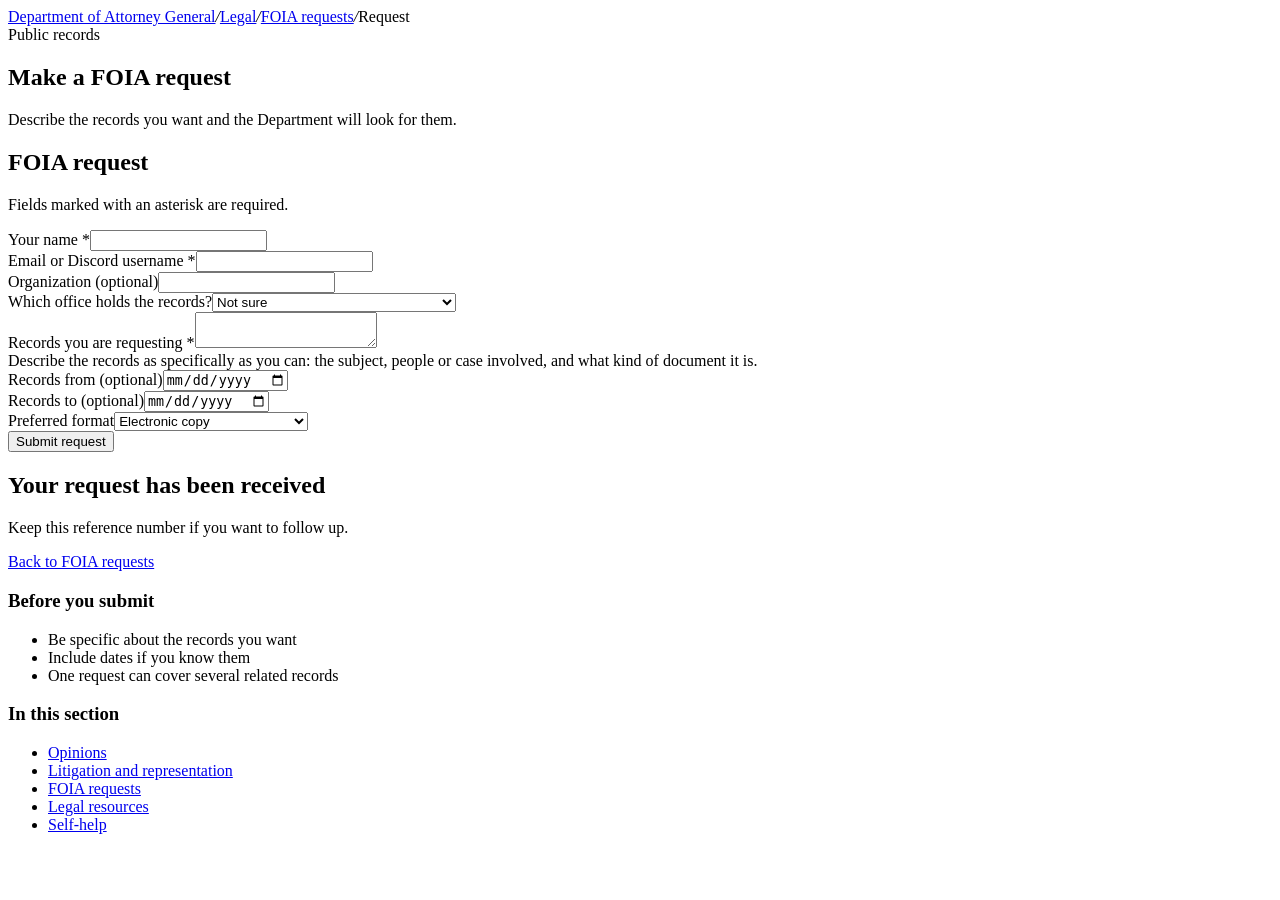
<file: legal/foia/request/index.html>
<!DOCTYPE html>
<html lang="en">
<head>
<meta charset="UTF-8">
<meta name="viewport" content="width=device-width, initial-scale=1.0">
<title>FOIA Request | Department of Attorney General</title>
<link rel="icon" type="image/png" href="https://migovt.org/ag/images/favicon.png">
<link href="https://fonts.googleapis.com/css2?family=Public+Sans:wght@400;500;600;700;800&family=Source+Serif+4:wght@600;700&display=swap" rel="stylesheet">
<link rel="stylesheet" href="https://migovt.org/ag/shared.css">
</head>
<body>
<script src="https://migovt.org/ag/partials.js" data-part="header"></script>

<main id="main">
<section class="ph"><div class="wrap"><div class="ph-in">
  <div class="crumb"><a href="https://migovt.org/ag/">Department of Attorney General</a><i>/</i><a href="https://migovt.org/ag/legal/">Legal</a><i>/</i><a href="https://migovt.org/ag/legal/foia/">FOIA requests</a><i>/</i>Request</div>
  <div class="eyebrow">Public records</div>
  <h1>Make a FOIA request</h1>
  <p class="lead">Describe the records you want and the Department will look for them.</p>
</div></div></section>
<div class="wrap"><div class="body">
<div class="two"><div>
 <div class="card" id="box">
  <form id="ff" novalidate>
   <h2>FOIA request</h2><p style="color:var(--muted)">Fields marked with an asterisk are required.</p>
   <div class="row2"><div class="f"><label for="name">Your name *</label><input id="name" type="text" autocomplete="name"></div><div class="f"><label for="reach">Email or Discord username *</label><input id="reach" type="text"></div></div>
   <div class="f"><label for="org">Organization <span class="opt">(optional)</span></label><input id="org" type="text"></div>
   <div class="f"><label for="office">Which office holds the records?</label><select id="office"><option>Not sure</option><option>Office of the Attorney General</option><option>Office of the Solicitor General</option><option>Criminal Trials Office</option><option>Bureau of Criminal Investigation</option><option>Bureau of Correctional Administration</option></select></div>
   <div class="f"><label for="what">Records you are requesting *</label><textarea id="what"></textarea><div class="h">Describe the records as specifically as you can: the subject, people or case involved, and what kind of document it is.</div></div>
   <div class="row2"><div class="f"><label for="from">Records from <span class="opt">(optional)</span></label><input id="from" type="date"></div><div class="f"><label for="to">Records to <span class="opt">(optional)</span></label><input id="to" type="date"></div></div>
   <div class="f"><label for="fmt">Preferred format</label><select id="fmt"><option>Electronic copy</option><option>Paper copy</option><option>Inspect the records in person</option></select></div>
   <div class="err" id="err" role="alert"></div>
   <button class="go-btn" type="submit">Submit request</button>
  </form>
  <div class="done" id="done" tabindex="-1"><h2>Your request has been received</h2><p>Keep this reference number if you want to follow up.</p><div class="ref" id="ref"></div><p><a class="btn" href="https://migovt.org/ag/legal/foia/">Back to FOIA requests</a></p></div>
 </div></div>
 <aside class="side"><div class="box"><div class="stripe"></div><h3>Before you submit</h3><ul><li>Be specific about the records you want</li><li>Include dates if you know them</li><li>One request can cover several related records</li></ul></div><div class="box"><h3>In this section</h3><ul><li><a href="https://migovt.org/ag/legal/opinions/">Opinions</a></li><li><a href="https://migovt.org/ag/legal/litigation/">Litigation and representation</a></li><li><a href="https://migovt.org/ag/legal/foia/">FOIA requests</a></li><li><a href="https://migovt.org/ag/legal/resources/">Legal resources</a></li><li><a href="https://migovt.org/ag/legal/self-help/">Self-help</a></li></ul></div></aside></div>
</div></div>
</main>

<script src="https://migovt.org/ag/partials.js" data-part="footer"></script>
<script>
document.getElementById('ff').addEventListener('submit',function(e){
  e.preventDefault();
  var v=function(id){return document.getElementById(id).value};
  if(!v('name').trim()||!v('reach').trim()||!v('what').trim()){document.getElementById('err').textContent='Enter your name, a way to reach you, and the records you are requesting.';return}
  document.getElementById('err').textContent='';
  var request={name:v('name'),contact:v('reach'),organization:v('org'),office:v('office'),records:v('what'),from:v('from'),to:v('to'),format:v('fmt'),submittedAt:new Date().toISOString()};
  // TODO: send `request` to your backend (for example a Firestore "foiaRequests" collection) before showing the confirmation.
  document.getElementById('ref').textContent='FOIA-'+Math.random().toString(36).slice(2,8).toUpperCase();
  document.getElementById('ff').style.display='none';
  var d=document.getElementById('done');d.style.display='block';d.focus();
});
</script>
</body>
</html>
</file>
